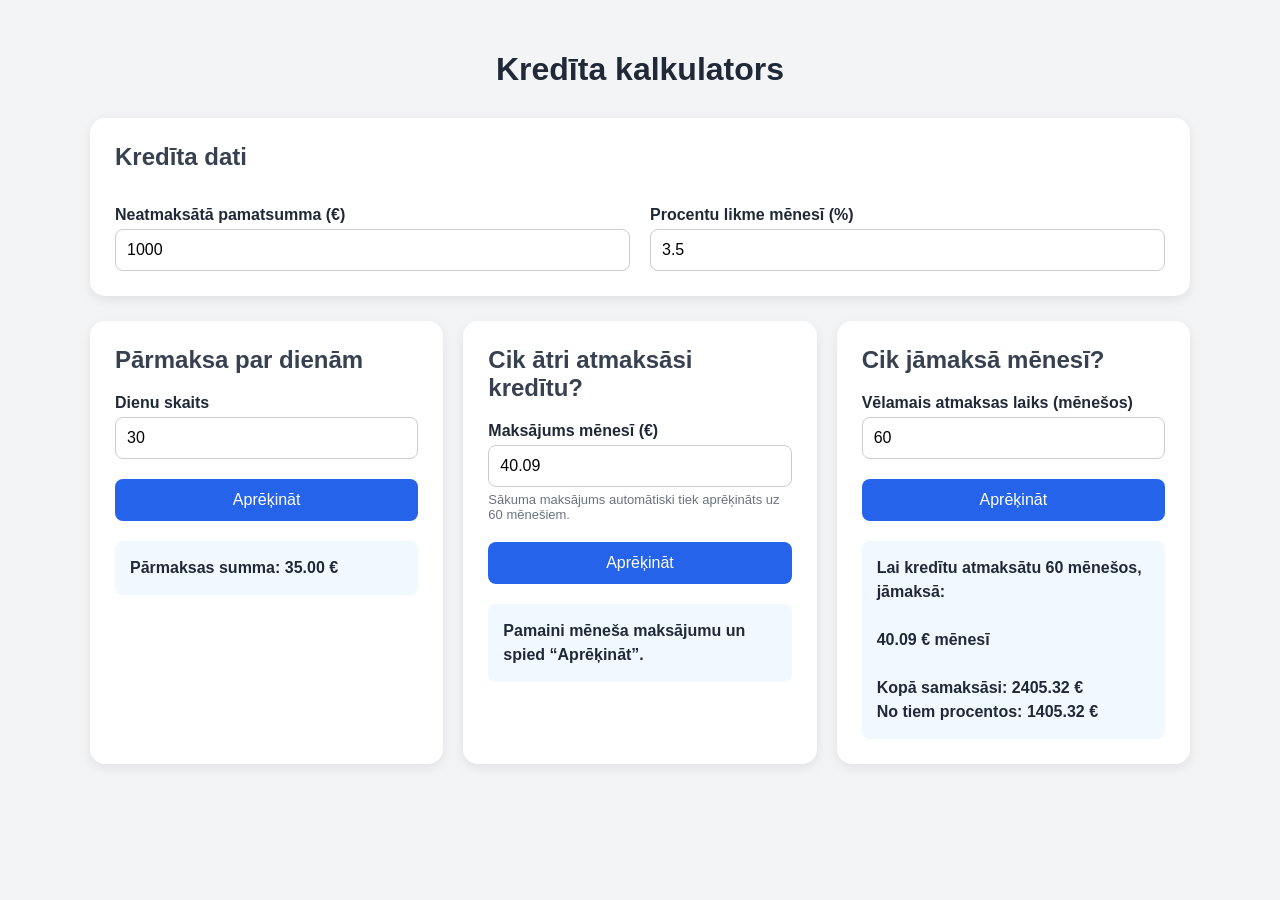
<file: index.html>
<!DOCTYPE html>
<html lang="lv">

<head>
  <meta charset="UTF-8">
  <meta name="viewport" content="width=device-width, initial-scale=1.0">

  <title>Kredīta kalkulators</title>

  <style>
    body {
      font-family: Arial, sans-serif;
      background: #f3f4f6;
      margin: 0;
      padding: 30px;
      color: #1f2937;
    }

    h1 {
      text-align: center;
      margin-bottom: 30px;
    }

    .main {
      max-width: 1100px;
      margin: auto;
    }

    .common {
      background: white;
      padding: 25px;
      border-radius: 15px;
      box-shadow: 0 4px 12px rgba(0,0,0,0.08);
      margin-bottom: 25px;
    }

    .common-grid {
      display: grid;
      grid-template-columns: repeat(auto-fit, minmax(250px, 1fr));
      gap: 20px;
    }

    .container {
      display: grid;
      grid-template-columns: repeat(auto-fit, minmax(300px, 1fr));
      gap: 20px;
    }

    .card {
      background: white;
      padding: 25px;
      border-radius: 15px;
      box-shadow: 0 4px 12px rgba(0,0,0,0.08);
    }

    h2 {
      margin-top: 0;
      color: #374151;
    }

    label {
      display: block;
      margin-top: 15px;
      margin-bottom: 5px;
      font-weight: bold;
    }

    input {
      width: 100%;
      box-sizing: border-box;
      padding: 11px;
      border-radius: 8px;
      border: 1px solid #ccc;
      font-size: 16px;
    }

    button {
      width: 100%;
      margin-top: 20px;
      padding: 12px;
      border: none;
      border-radius: 8px;
      background: #2563eb;
      color: white;
      font-size: 16px;
      cursor: pointer;
    }

    button:hover {
      background: #1d4ed8;
    }

    .result {
      margin-top: 20px;
      padding: 15px;
      background: #f0f9ff;
      border-radius: 8px;
      font-weight: bold;
      min-height: 20px;
      line-height: 1.5;
    }

    .hint {
      font-size: 13px;
      color: #6b7280;
      margin-top: 5px;
    }
  </style>
</head>

<body>

<div class="main">

  <h1>Kredīta kalkulators</h1>

  <!-- KOPĪGIE DATI -->

  <div class="common">

    <h2>Kredīta dati</h2>

    <div class="common-grid">

      <div>
        <label>Neatmaksātā pamatsumma (€)</label>
        <input
          id="pamatsumma"
          type="number"
          value="1000"
          min="0"
          step="50"
          oninput="atjaunotVisu()"
        >
      </div>

      <div>
        <label>Procentu likme mēnesī (%)</label>
        <input
          id="procenti"
          type="number"
          value="3.5"
          min="0"
          step="0.5"
          oninput="atjaunotVisu()"
        >
      </div>

    </div>

  </div>


  <div class="container">


    <!-- 1. PĀRMAKSA PAR DIENĀM -->

    <div class="card">

      <h2>Pārmaksa par dienām</h2>

      <label>Dienu skaits</label>
      <input
        id="dienas"
        type="number"
        value="30"
        min="0"
        step="1"
      >

      <button onclick="aprekinatParmaksu()">
        Aprēķināt
      </button>

      <div class="result" id="parmaksaRezultats">
        Pārmaksas summa: 35.00 €
      </div>

    </div>


    <!-- 2. CIK ĀTRI ATMaksĀSI -->

    <div class="card">

      <h2>Cik ātri atmaksāsi kredītu?</h2>

      <label>Maksājums mēnesī (€)</label>
      <input
        id="maksajums"
        type="number"
        min="0"
        step="10"
      >

      <div class="hint">
        Sākuma maksājums automātiski tiek aprēķināts uz 60 mēnešiem.
      </div>

      <button onclick="aprekinatTerminu()">
        Aprēķināt
      </button>

      <div class="result" id="terminaRezultats">
        Pamaini mēneša maksājumu un spied “Aprēķināt”.
      </div>

    </div>


    <!-- 3. CIK JĀMAKSĀ MĒNESĪ -->

    <div class="card">

      <h2>Cik jāmaksā mēnesī?</h2>

      <label>Vēlamais atmaksas laiks (mēnešos)</label>
      <input
        id="velamieMenesi"
        type="number"
        value="60"
        min="1"
        step="1"
      >

      <button onclick="aprekinatMaksajumu()">
        Aprēķināt
      </button>

      <div class="result" id="maksajumaRezultats">
        Pamaini mēnešu skaitu un spied “Aprēķināt”.
      </div>

    </div>


  </div>

</div>


<script>

function iegutPamatsummu() {
  return Number(document.getElementById("pamatsumma").value);
}

function iegutProcentus() {
  return Number(document.getElementById("procenti").value) / 100;
}



function aprekinatParmaksu() {

  let summa = iegutPamatsummu();

  let procenti =
    Number(document.getElementById("procenti").value);

  let dienas =
    Number(document.getElementById("dienas").value);


  if (summa < 0 || procenti < 0 || dienas < 0) {

    document.getElementById("parmaksaRezultats").textContent =
      "Ievadi korektus datus.";

    return;
  }


  let parmaksa =
    summa * procenti / 100 / 30 * dienas;


  document.getElementById("parmaksaRezultats").innerHTML =
    "Pārmaksas summa: <b>" +
    parmaksa.toFixed(2) +
    " €</b>";
}



function aprekinat60MenesuMaksajumu() {

  let kredits = iegutPamatsummu();
  let procenti = iegutProcentus();

  if (kredits <= 0 || procenti < 0) {
    return 0;
  }

  let menesi = 60;

  if (procenti === 0) {
    return kredits / menesi;
  }

  return (
    kredits *
    procenti *
    Math.pow(1 + procenti, menesi) /
    (Math.pow(1 + procenti, menesi) - 1)
  );
}



function atjaunot60MenesuMaksajumu() {

  let maksajums =
    aprekinat60MenesuMaksajumu();

  document.getElementById("maksajums").value =
    maksajums.toFixed(2);
}


function aprekinatTerminu() {

  let atlikums = iegutPamatsummu();
  let procenti = iegutProcentus();

  let maksajums =
    Number(document.getElementById("maksajums").value);


  if (atlikums <= 0 || procenti < 0 || maksajums <= 0) {

    document.getElementById("terminaRezultats").textContent =
      "Ievadi korektus datus.";

    return;
  }


  let pirmieProcenti =
    atlikums * procenti;


  if (maksajums <= pirmieProcenti) {

    document.getElementById("terminaRezultats").textContent =
      "Maksājums ir par zemu — tas nesedz pat mēneša procentus.";

    return;
  }


  let sakumaSumma = atlikums;
  let pilniMenesi = 0;
  let samaksats = 0;
  let pedejaisMaksajums = 0;


  while (atlikums > 0.01 && pilniMenesi < 1200) {

    // pieskaita mēneša procentus
    atlikums += atlikums * procenti;


    // Ja atlikums jau ir mazāks par parasto mēneša maksājumu,
    // tas būs pēdējais nepilnais maksājums
    if (atlikums <= maksajums) {

      pedejaisMaksajums = atlikums;
      samaksats += pedejaisMaksajums;
      atlikums = 0;

      break;
    }


    // Pilns mēneša maksājums
    atlikums -= maksajums;
    samaksats += maksajums;

    pilniMenesi++;
  }


  let pedejaisMenesis =
    pilniMenesi + 1;

  let procentos =
    samaksats - sakumaSumma;


  document.getElementById("terminaRezultats").innerHTML =

    "Pilns maksājums <b>" +
    maksajums.toFixed(2) +
    " €</b> jāveic <b>" +
    pilniMenesi +
    " mēnešus</b>.<br><br>" +

    "Pēdējais maksājums " +
    pedejaisMenesis +
    ". mēnesī: <b>" +
    pedejaisMaksajums.toFixed(2) +
    " €</b><br><br>" +

    "Kopā samaksāsi: <b>" +
    samaksats.toFixed(2) +
    " €</b><br>" +

    "No tiem procentos: <b>" +
    procentos.toFixed(2) +
    " €</b>";
}



function aprekinatMaksajumu() {

  let kredits = iegutPamatsummu();
  let procenti = iegutProcentus();

  let menesi =
    Number(document.getElementById("velamieMenesi").value);


  if (kredits <= 0 || procenti < 0 || menesi <= 0) {

    document.getElementById("maksajumaRezultats").textContent =
      "Ievadi korektus datus.";

    return;
  }


  let maksajums;


  if (procenti === 0) {

    maksajums =
      kredits / menesi;

  } else {

    maksajums =
      kredits *
      procenti *
      Math.pow(1 + procenti, menesi) /
      (Math.pow(1 + procenti, menesi) - 1);
  }


  let kopa =
    maksajums * menesi;

  let procentos =
    kopa - kredits;


  document.getElementById("maksajumaRezultats").innerHTML =

    "Lai kredītu atmaksātu <b>" +
    menesi +
    " mēnešos</b>, jāmaksā:<br><br>" +

    "<b>" +
    maksajums.toFixed(2) +
    " € mēnesī</b><br><br>" +

    "Kopā samaksāsi: <b>" +
    kopa.toFixed(2) +
    " €</b><br>" +

    "No tiem procentos: <b>" +
    procentos.toFixed(2) +
    " €</b>";
}



function atjaunotVisu() {

  atjaunot60MenesuMaksajumu();

  aprekinatParmaksu();

  aprekinatMaksajumu();

}



// Sākuma aprēķini
atjaunotVisu();

</script>

</body>
</html>
</file>
